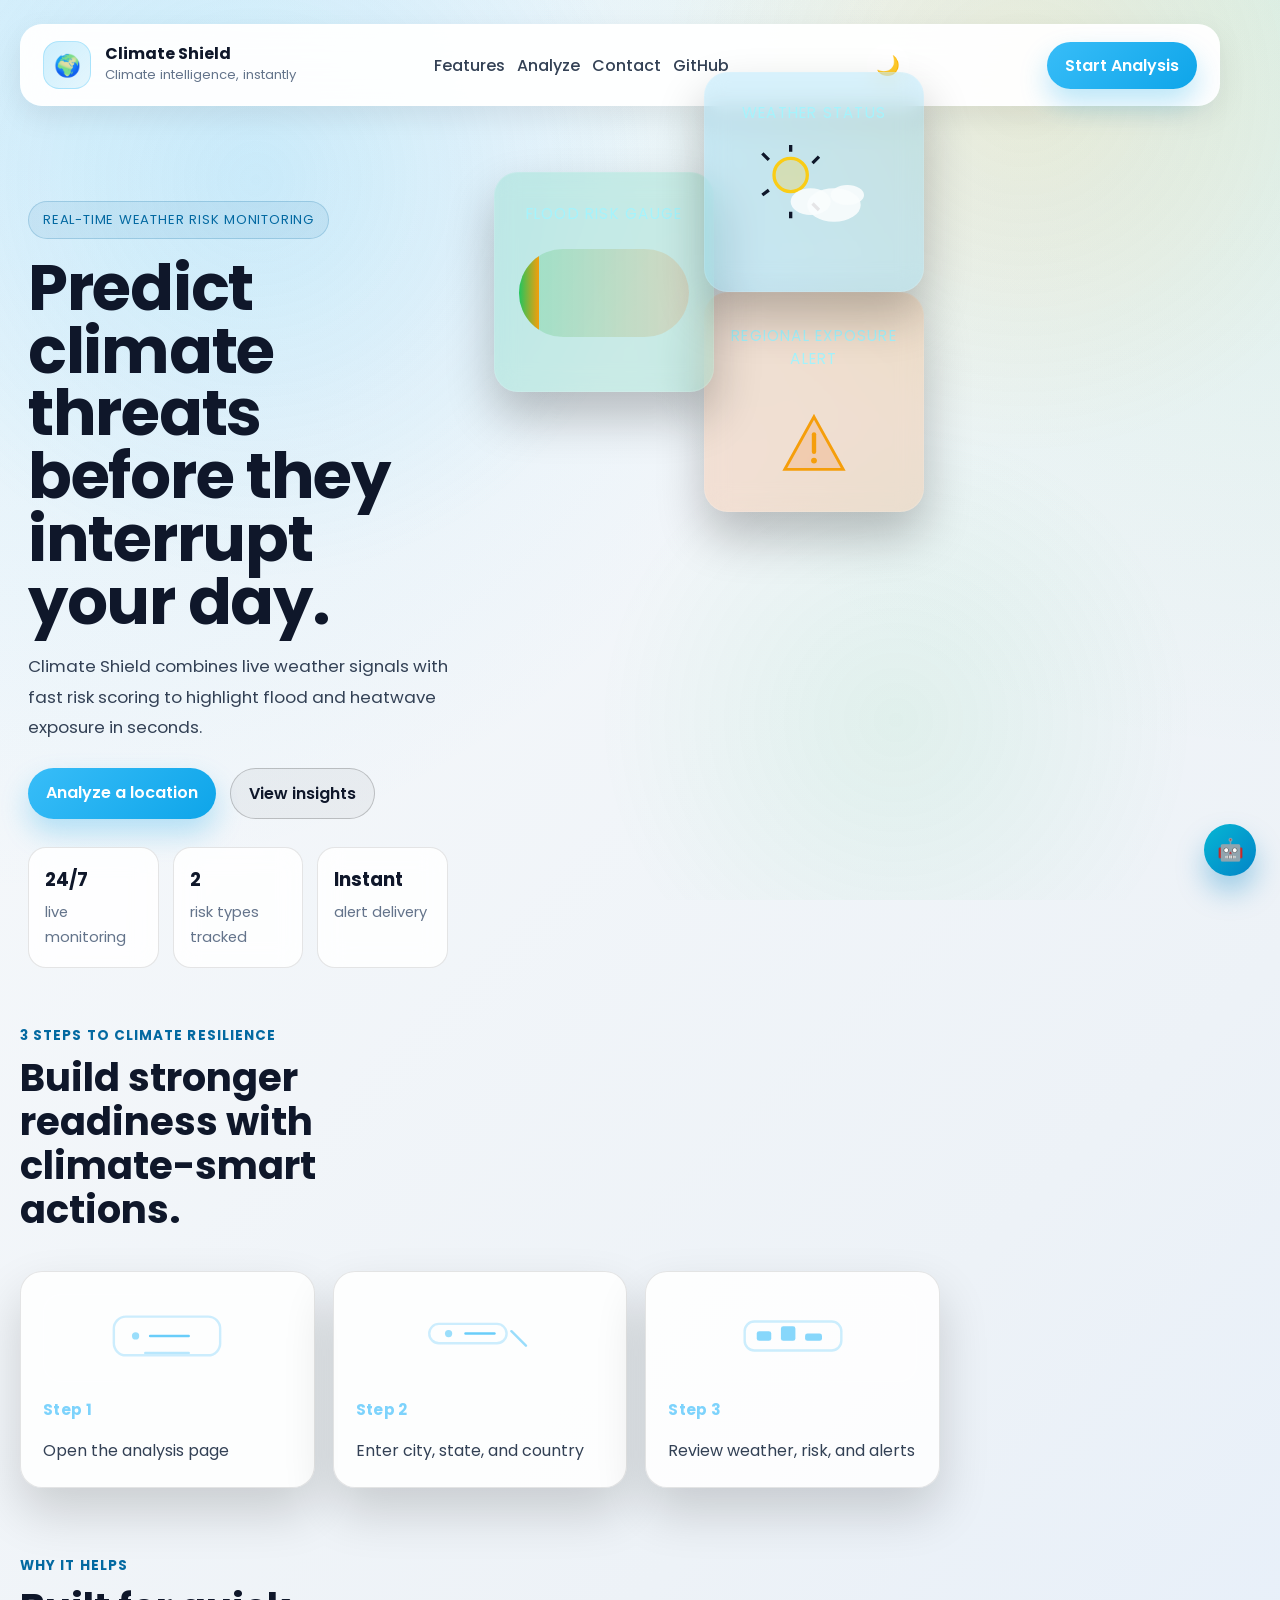
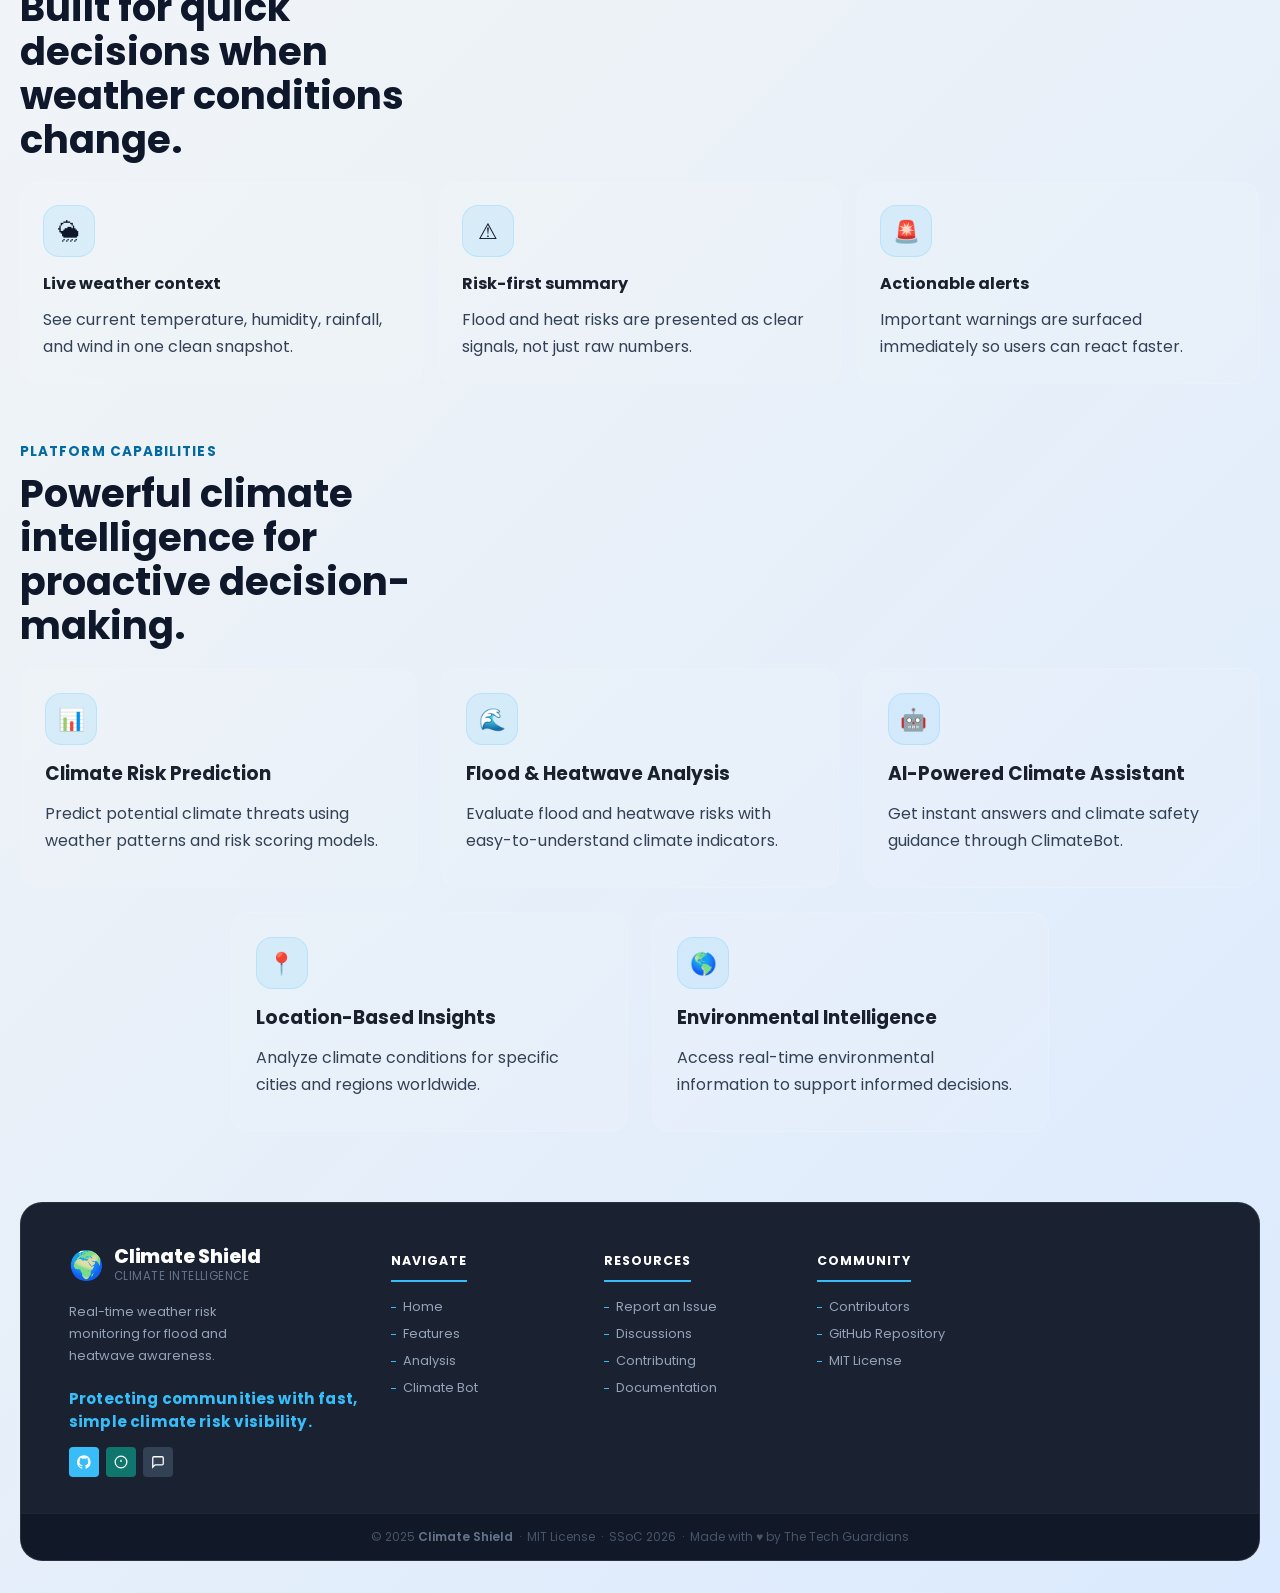
<file: Frontend/index.html>
<!doctype html>
<html lang="en">
  <head>
    <meta charset="UTF-8" />

    <meta name="viewport" content="width=device-width, initial-scale=1.0" />

    <title>Climate Shield | Home</title>

    <link rel="stylesheet" href="style.css" />

    <link rel="preconnect" href="https://fonts.googleapis.com" />

    <link rel="preconnect" href="https://fonts.gstatic.com" crossorigin />

    <link rel="icon" type="image/png" href="favicon.png" />

    <link
      href="https://fonts.googleapis.com/css2?family=Poppins:wght@300;400;500;600;700&display=swap"
      rel="stylesheet"
    />

    <script src="theme.js"></script>
  </head>

  <body>
    <div class="background-overlay"></div>

    <div class="page-shell">
      <nav class="navbar">
        <div class="brand-marks">
        <a class="brand" href="#home">
          <span class="brand-mark">🌍</span>
          <span>
            <strong>Climate Shield</strong>
            <small>Climate intelligence, instantly</small>
          </span>
        </a>
        </div>
        <div class="nav-links">
          <a href="#features">Features</a>
          <a href="Analysis/analysis.html">Analyze</a>
          <a href="#contact">Contact</a>
          <a
            href="https://github.com/thetechguardians/Climate-Shield"
            target="_blank"
            >GitHub</a
          >
        </div>
          <div id="theme-button">
        <button id="theme-toggle" class="theme-toggle" aria-label="Toggle light/dark mode"><span id="theme-icon">☀️</span></button> </div>
        <div id="analysis-button">
        <a class="nav-cta" href="Analysis/analysis.html">Start Analysis</a> </div>
      </nav>
        
      <main id="home" class="container">
        <section class="hero">
          <div class="hero-copy">
            <span class="eyebrow">Real-time weather risk monitoring</span>

            <h1>Predict climate threats before they interrupt your day.</h1>

            <p>
              Climate Shield combines live weather signals with fast risk
              scoring to highlight flood and heatwave exposure in seconds.
            </p>

            <div class="hero-actions">
              <a class="primary-action" href="Analysis/analysis.html"
                >Analyze a location</a
              >
              <a class="secondary-action" href="#features">View insights</a>
            </div>

            <div class="hero-stats">
              <div>
                <strong>24/7</strong>
                <span>live monitoring</span>
              </div>
              <div>
                <strong>2</strong>
                <span>risk types tracked</span>
              </div>
              <div>
                <strong>Instant</strong>
                <span>alert delivery</span>
              </div>
            </div>
          </div>

          <aside class="cs-hero-widget" aria-label="Live status">
            <div class="cs-hero-widget-shell">
              <div class="cs-hero-widget-card cs-hero-widget-card--top">
                <div class="cs-hero-widget-heading">Weather Status</div>
                <div class="cs-hero-widget-weather-icon" aria-hidden="true">
                  <svg viewBox="0 0 72 60" xmlns="http://www.w3.org/2000/svg">
                    <g class="cs-hero-widget-sun" fill="none" stroke="currentColor" stroke-width="2">
                      <circle cx="22" cy="18" r="10" fill="rgba(250, 204, 21, 0.25)" stroke="#facc15" />
                      <path d="M22 4v-4M22 40v4M8.9 8.9L5 5M39 39l-3.9-3.9M8.9 27.1L5 30M39 7l-3.9 3.9" />
                    </g>
                    <g class="cs-hero-widget-cloud" fill="currentColor" opacity="0.9">
                      <ellipse cx="48" cy="36" rx="16" ry="10" fill="rgba(255,255,255,0.9)" />
                      <ellipse cx="34" cy="34" rx="12" ry="8" fill="rgba(255,255,255,0.9)" />
                      <ellipse cx="56" cy="30" rx="10" ry="6" fill="rgba(255,255,255,0.9)" />
                    </g>
                  </svg>
                </div>
                <div class="cs-hero-widget-temp">
                  
                  <div class="cs-hero-widget-temp-meta">
                    
                  </div>
                </div>
              </div>

              <div class="cs-hero-widget-card cs-hero-widget-card--mid">
                <div class="cs-hero-widget-widget-title">Flood Risk Gauge</div>
                <div class="cs-hero-widget-gauge" aria-hidden="true">
                  <div class="cs-hero-widget-gauge-track"></div>
                  <div class="cs-hero-widget-gauge-fill" style="--fill:12%"></div>
                </div>
                <div class="cs-hero-widget-gauge-copy">
                  
                </div>
              </div>

              <div class="cs-hero-widget-card cs-hero-widget-card--bottom">
                <div class="cs-hero-widget-widget-title">REGIONAL EXPOSURE ALERT</div>
                
                <div class="cs-hero-widget-alert-icon" aria-hidden="true">
                  <svg viewBox="0 0 48 48" xmlns="http://www.w3.org/2000/svg">
                    <polygon points="24 4 44 40 4 40" fill="rgba(249, 115, 22, 0.18)" stroke="#f59e0b" stroke-width="2" />
                    <path d="M24 16v12" stroke="#f59e0b" stroke-width="3" stroke-linecap="round" />
                    <circle cx="24" cy="34" r="2" fill="#f59e0b" />
                  </svg>
                </div>
              </div>
            </div>
          </aside>

          <div class="hero-strip">
            <div class="hero-strip-title section-heading">
              <span>3 steps to climate resilience</span>
              <h2>Build stronger readiness with climate-smart actions.</h2>
            </div>

            <article class="hero-step-card">
              <div class="hero-step-card-visual" aria-hidden="true">
                <svg viewBox="0 0 96 52" xmlns="http://www.w3.org/2000/svg">
                  <rect x="4" y="8" width="88" height="32" rx="10" fill="none" stroke="currentColor" stroke-width="2" opacity="0.25" />
                  <circle cx="22" cy="24" r="3" fill="currentColor" opacity="0.5" />
                  <path d="M34 24h32" stroke="currentColor" stroke-width="2" stroke-linecap="round" opacity="0.75" />
                  <path d="M30 38h36" stroke="currentColor" stroke-width="2" stroke-linecap="round" opacity="0.35" />
                </svg>
              </div>
              <strong>Step 1</strong>
              <span>Open the analysis page</span>
            </article>

            <article class="hero-step-card">
              <div class="hero-step-card-visual" aria-hidden="true">
                <svg viewBox="0 0 96 52" xmlns="http://www.w3.org/2000/svg">
                  <rect x="6" y="14" width="64" height="16" rx="8" fill="none" stroke="currentColor" stroke-width="2" opacity="0.25" />
                  <circle cx="22" cy="22" r="3" fill="currentColor" opacity="0.5" />
                  <path d="M36 22h24" stroke="currentColor" stroke-width="2" stroke-linecap="round" opacity="0.75" />
                  <path d="M74 20l12 12" stroke="currentColor" stroke-width="2" stroke-linecap="round" opacity="0.5" />
                </svg>
              </div>
              <strong>Step 2</strong>
              <span>Enter city, state, and country</span>
            </article>

            <article class="hero-step-card">
              <div class="hero-step-card-visual" aria-hidden="true">
                <svg viewBox="0 0 96 52" xmlns="http://www.w3.org/2000/svg">
                  <rect x="8" y="12" width="80" height="24" rx="8" fill="none" stroke="currentColor" stroke-width="2" opacity="0.25" />
                  <rect x="18" y="20" width="12" height="8" rx="2" fill="currentColor" opacity="0.6" />
                  <rect x="38" y="16" width="12" height="12" rx="2" fill="currentColor" opacity="0.6" />
                  <rect x="58" y="22" width="14" height="6" rx="2" fill="currentColor" opacity="0.6" />
                </svg>
              </div>
              <strong>Step 3</strong>
              <span>Review weather, risk, and alerts</span>
            </article>
          </div>
        </section>

        <section id="features" class="feature-section">
          <div class="section-heading">
            <span>Why it helps</span>
            <h2>Built for quick decisions when weather conditions change.</h2>
          </div>

          <div class="feature-grid">
            <article class="feature-card">
              <div class="feature-icon">🌦</div>
              <h3>Live weather context</h3>
              <p>
                See current temperature, humidity, rainfall, and wind in one
                clean snapshot.
              </p>
            </article>

            <article class="feature-card">
              <div class="feature-icon">⚠</div>
              <h3>Risk-first summary</h3>
              <p>
                Flood and heat risks are presented as clear signals, not just
                raw numbers.
              </p>
            </article>

            <article class="feature-card">
              <div class="feature-icon">🚨</div>
              <h3>Actionable alerts</h3>
              <p>
                Important warnings are surfaced immediately so users can react
                faster.
              </p>
            </article>
          </div>
        </section>
        <section class="capabilities-section">
          <div class="section-heading">
            <span>Platform Capabilities</span>
            <h2>
              Powerful climate intelligence for proactive decision-making.
            </h2>
          </div>

          <div class="capability-grid">
            <article class="capability-card">
              <div class="feature-icon">📊</div>
              <h3>Climate Risk Prediction</h3>
              <p>
                Predict potential climate threats using weather patterns and
                risk scoring models.
              </p>
            </article>

            <article class="capability-card">
              <div class="feature-icon">🌊</div>
              <h3>Flood & Heatwave Analysis</h3>
              <p>
                Evaluate flood and heatwave risks with easy-to-understand
                climate indicators.
              </p>
            </article>

            <article class="capability-card">
              <div class="feature-icon">🤖</div>
              <h3>AI-Powered Climate Assistant</h3>
              <p>
                Get instant answers and climate safety guidance through
                ClimateBot.
              </p>
            </article>

            <article class="capability-card">
              <div class="feature-icon">📍</div>
              <h3>Location-Based Insights</h3>
              <p>
                Analyze climate conditions for specific cities and regions
                worldwide.
              </p>
            </article>

            <article class="capability-card">
              <div class="feature-icon">🌎</div>
              <h3>Environmental Intelligence</h3>
              <p>
                Access real-time environmental information to support informed
                decisions.
              </p>
            </article>
          </div>
        </section>
      </main>

      <footer id="contact" style="
        display: block !important;
        background: #1a2232 !important;
        padding: 0 !important;
        margin-top: 30px;
        border-radius: 22px;
        border: 1px solid rgba(255,255,255,0.07);
      ">

        <!-- main footer content -->
        <div style="padding: 44px 48px 36px; display: grid; grid-template-columns: 1.6fr 1fr 1fr 1fr 1fr; gap: 32px; align-items: start;">

          <!-- col 1: brand -->
          <div>
            <div style="display:flex; align-items:center; gap:10px; margin-bottom:16px;">
              <span style="font-size:28px; line-height:1;">🌍</span>
              <div>
                <div style="font-size:1.2rem; font-weight:800; color:#ffffff; letter-spacing:-0.01em; line-height:1;">Climate Shield</div>
                <div style="font-size:0.72rem; color:#64748b; letter-spacing:0.04em; margin-top:2px; text-transform:uppercase;">Climate Intelligence</div>
              </div>
            </div>
            <p style="font-size:0.8rem; color:#94a3b8; line-height:1.7; margin-bottom:20px; max-width:200px;">
              Real-time weather risk monitoring for flood and heatwave awareness.
            </p>
            <!-- phone-style contact -->
            <div style="font-size:0.95rem; font-weight:700; color:#38bdf8; margin-bottom:14px; letter-spacing:0.01em;">
              Protecting communities with fast, simple climate risk visibility.
            </div>
            <!-- social icons row -->
            <div style="display:flex; gap:7px;">
              <a href="https://github.com/thetechguardians/Climate-Shield" target="_blank" rel="noopener"
                 style="width:30px;height:30px;border-radius:4px;background:#38bdf8;display:flex;align-items:center;justify-content:center;text-decoration:none;"
                 onmouseover="this.style.background='#0ea5e9'" onmouseout="this.style.background='#38bdf8'">
                <svg width="14" height="14" fill="white" viewBox="0 0 24 24"><path d="M12 .3a12 12 0 0 0-3.8 23.4c.6.1.8-.3.8-.6v-2c-3.3.7-4-1.6-4-1.6-.6-1.4-1.4-1.8-1.4-1.8-1-.7.1-.7.1-.7 1.2.1 1.8 1.2 1.8 1.2 1 1.8 2.8 1.3 3.5 1 .1-.8.4-1.3.7-1.6-2.7-.3-5.5-1.3-5.5-5.9 0-1.3.5-2.4 1.2-3.2 0-.4-.5-1.6.2-3.2 0 0 1-.3 3.3 1.2a11.5 11.5 0 0 1 6 0C17 4.7 18 5 18 5c.7 1.6.2 2.8.1 3.2.8.8 1.2 1.9 1.2 3.2 0 4.6-2.8 5.6-5.5 5.9.5.4.9 1.2.9 2.3v3.3c0 .3.2.7.8.6A12 12 0 0 0 12 .3"/></svg>
              </a>
              <a href="https://github.com/thetechguardians/Climate-Shield/issues" target="_blank" rel="noopener"
                 style="width:30px;height:30px;border-radius:4px;background:#0f766e;display:flex;align-items:center;justify-content:center;text-decoration:none;"
                 onmouseover="this.style.background='#0d9488'" onmouseout="this.style.background='#0f766e'">
                <svg width="14" height="14" fill="none" stroke="white" stroke-width="2.2" viewBox="0 0 24 24"><circle cx="12" cy="12" r="10"/><line x1="12" y1="8" x2="12" y2="12"/><line x1="12" y1="16" x2="12.01" y2="16"/></svg>
              </a>
              <a href="https://github.com/thetechguardians/Climate-Shield/discussions" target="_blank" rel="noopener"
                 style="width:30px;height:30px;border-radius:4px;background:#334155;display:flex;align-items:center;justify-content:center;text-decoration:none;"
                 onmouseover="this.style.background='#475569'" onmouseout="this.style.background='#334155'">
                <svg width="14" height="14" fill="none" stroke="white" stroke-width="2.2" viewBox="0 0 24 24"><path d="M21 15a2 2 0 0 1-2 2H7l-4 4V5a2 2 0 0 1 2-2h14a2 2 0 0 1 2 2z"/></svg>
              </a>
            </div>
          </div>

          <!-- col 2: navigate -->
          <div>
            <p style="font-size:0.78rem;font-weight:700;color:#ffffff;text-transform:uppercase;letter-spacing:0.08em;margin-bottom:16px;padding-bottom:10px;border-bottom:2px solid #38bdf8;display:inline-block;">Navigate</p>
            <div style="display:flex;flex-direction:column;gap:9px;">
              <a href="#home"                  style="font-size:0.8rem;color:#94a3b8;text-decoration:none;display:flex;align-items:center;gap:7px;transition:color 0.2s;" onmouseover="this.style.color='#38bdf8'" onmouseout="this.style.color='#94a3b8'"><span style="width:5px;height:1.5px;background:#38bdf8;display:inline-block;flex-shrink:0;"></span>Home</a>
              <a href="#features"              style="font-size:0.8rem;color:#94a3b8;text-decoration:none;display:flex;align-items:center;gap:7px;" onmouseover="this.style.color='#38bdf8'" onmouseout="this.style.color='#94a3b8'"><span style="width:5px;height:1.5px;background:#38bdf8;display:inline-block;flex-shrink:0;"></span>Features</a>
              <a href="Analysis/analysis.html" style="font-size:0.8rem;color:#94a3b8;text-decoration:none;display:flex;align-items:center;gap:7px;" onmouseover="this.style.color='#38bdf8'" onmouseout="this.style.color='#94a3b8'"><span style="width:5px;height:1.5px;background:#38bdf8;display:inline-block;flex-shrink:0;"></span>Analysis</a>
              <a href="#chatbot-panel"         style="font-size:0.8rem;color:#94a3b8;text-decoration:none;display:flex;align-items:center;gap:7px;" onmouseover="this.style.color='#38bdf8'" onmouseout="this.style.color='#94a3b8'"><span style="width:5px;height:1.5px;background:#38bdf8;display:inline-block;flex-shrink:0;"></span>Climate Bot</a>
            </div>
          </div>

          <!-- col 3: resources -->
          <div>
            <p style="font-size:0.78rem;font-weight:700;color:#ffffff;text-transform:uppercase;letter-spacing:0.08em;margin-bottom:16px;padding-bottom:10px;border-bottom:2px solid #38bdf8;display:inline-block;">Resources</p>
            <div style="display:flex;flex-direction:column;gap:9px;">

              <a href="https://github.com/thetechguardians/Climate-Shield/issues" target="_blank" rel="noopener"
                 style="font-size:0.8rem;color:#94a3b8;text-decoration:none;display:flex;align-items:center;gap:7px;" onmouseover="this.style.color='#38bdf8'" onmouseout="this.style.color='#94a3b8'"><span style="width:5px;height:1.5px;background:#38bdf8;display:inline-block;flex-shrink:0;"></span>Report an Issue</a>
              <a href="https://github.com/thetechguardians/Climate-Shield/discussions" target="_blank" rel="noopener"
                 style="font-size:0.8rem;color:#94a3b8;text-decoration:none;display:flex;align-items:center;gap:7px;" onmouseover="this.style.color='#38bdf8'" onmouseout="this.style.color='#94a3b8'"><span style="width:5px;height:1.5px;background:#38bdf8;display:inline-block;flex-shrink:0;"></span>Discussions</a>
              <a href="https://github.com/thetechguardians/Climate-Shield/blob/main/CONTRIBUTING.md" target="_blank" rel="noopener"
                 style="font-size:0.8rem;color:#94a3b8;text-decoration:none;display:flex;align-items:center;gap:7px;" onmouseover="this.style.color='#38bdf8'" onmouseout="this.style.color='#94a3b8'"><span style="width:5px;height:1.5px;background:#38bdf8;display:inline-block;flex-shrink:0;"></span>Contributing</a>
              <a href="https://github.com/thetechguardians/Climate-Shield/blob/main/README.md" target="_blank" rel="noopener"
                 style="font-size:0.8rem;color:#94a3b8;text-decoration:none;display:flex;align-items:center;gap:7px;" onmouseover="this.style.color='#38bdf8'" onmouseout="this.style.color='#94a3b8'"><span style="width:5px;height:1.5px;background:#38bdf8;display:inline-block;flex-shrink:0;"></span>Documentation</a>
            </div>
          </div>

          

          <!-- col 4: Community -->
          <div>
            <p style="font-size:0.78rem;font-weight:700;color:#ffffff;text-transform:uppercase;letter-spacing:0.08em;margin-bottom:16px;padding-bottom:10px;border-bottom:2px solid #38bdf8;display:inline-block;">Community</p>
            <div style="display:flex;flex-direction:column;gap:9px;">
             
              <a href="https://github.com/thetechguardians/Climate-Shield/graphs/contributors" style="font-size:0.8rem;color:#94a3b8;text-decoration:none;display:flex;align-items:center;gap:7px;" onmouseover="this.style.color='#38bdf8'" onmouseout="this.style.color='#94a3b8'"><span style="width:5px;height:1.5px;background:#38bdf8;display:inline-block;flex-shrink:0;"></span>Contributors</a>
                            <a href="https://github.com/thetechguardians/Climate-Shield" target="_blank" rel="noopener"
                 style="font-size:0.8rem;color:#94a3b8;text-decoration:none;display:flex;align-items:center;gap:7px;" onmouseover="this.style.color='#38bdf8'" onmouseout="this.style.color='#94a3b8'"><span style="width:5px;height:1.5px;background:#38bdf8;display:inline-block;flex-shrink:0;"></span>GitHub Repository</a>
              <a href="https://github.com/thetechguardians/Climate-Shield/blob/main/LICENSE" target="_blank" rel="noopener"
                 style="font-size:0.8rem;color:#94a3b8;text-decoration:none;display:flex;align-items:center;gap:7px;" onmouseover="this.style.color='#38bdf8'" onmouseout="this.style.color='#94a3b8'"><span style="width:5px;height:1.5px;background:#38bdf8;display:inline-block;flex-shrink:0;"></span>MIT License</a>
            </div>
          </div>

        </div><!-- /main grid -->

        <!-- copyright bar — darker strip like IQMS -->
        <div style="background:#111827; border-top:1px solid rgba(255,255,255,0.06); padding:14px 48px; display:flex; align-items:center; justify-content:center; border-radius:0 0 22px 22px;">
          <p style="font-size:0.75rem; color:#475569; margin:0; text-align:center;">
            &copy; 2025 <strong style="color:#64748b; font-weight:600;">Climate Shield</strong>
            &nbsp;&middot;&nbsp; MIT License
            &nbsp;&middot;&nbsp; SSoC 2026
            &nbsp;&middot;&nbsp; Made with &#9829; by The Tech Guardians
          </p>
        </div>

        <!-- responsive styles -->
        <style>
          @media (max-width: 1024px) {
            #contact > div:first-of-type {
              grid-template-columns: 1fr 1fr 1fr !important;
            }
          }
          @media (max-width: 700px) {
            #contact > div:first-of-type {
              grid-template-columns: 1fr 1fr !important;
              padding: 32px 24px 28px !important;
            }
            #contact > div:last-of-type {
              padding-left: 24px !important;
              padding-right: 24px !important;
            }
          }
          @media (max-width: 480px) {
            #contact > div:first-of-type {
              grid-template-columns: 1fr !important;
            }
          }
        </style>

      </footer>

      <button
        id="chatbot-toggle"
        class="chatbot-toggle"
        type="button"
        aria-controls="chatbot-panel"
        aria-expanded="false"
        aria-label="Open ClimateBot"
        title="Open ClimateBot"
      >
        🤖
      </button>

      <section
        id="chatbot-panel"
        class="chatbot-panel hidden"
        aria-label="ClimateBot chat panel"
      >
        <div class="chatbot-header">
          <div>
            <strong>ClimateBot Assistant</strong>
            <small
              >Ask about floods, heatwaves, cyclones, and climate change.</small
            >
          </div>
          <button
            id="chatbot-close"
            class="chatbot-close"
            type="button"
            aria-label="Close chatbot"
          >
            ✕
          </button>
        </div>

        <div id="chatbot-messages" class="chatbot-messages">
          <div class="chatbot-message bot-message">
            Hello, I am ClimateBot. Ask me any climate safety question.
          </div>
        </div>

        <form id="chatbot-form" class="chatbot-form">
          <input
            id="chatbot-input"
            type="text"
            placeholder="Type your question..."
            autocomplete="off"
          />
          <button type="submit">Send</button>
        </form>

        <div id="chatbot-status" class="chatbot-status hidden"></div>
      </section>
    </div>
    <button id="scrollTopBtn" class="scroll-top-btn" title="Back to Top">↑</button>

    <script src="script.js"></script>
    <script src="chatbot.js"></script>
</body>
</html>
</file>
<file: Frontend/style.css>
* {
  margin: 0;
  padding: 0;
  box-sizing: border-box;
  font-family: "Poppins", sans-serif;
}

:root {
  --bg-primary:    #0f1117;
  --bg-secondary:  #161b27;
  --bg-card:       #1a1f2e;
  --text-primary:  #ffffff;
  --text-muted:    #8892a4;
  --text-heading:  #e2e8f0;
  --border-color:  rgba(255, 255, 255, 0.1);
  --border-strong: rgba(255, 255, 255, 0.2);
  --shadow-color:  rgba(0, 0, 0, 0.4);
  --input-bg:      #1a1f2e;
  --btn-bg:        rgba(255, 255, 255, 0.07);
  --btn-hover:     rgba(255, 255, 255, 0.12);
  --bg-0: #020617;
  --bg-1: #0f172a;
  --bg-2: #1e293b;
  --panel: rgba(255, 255, 255, 0.08);
  --panel-strong: rgba(255, 255, 255, 0.12);
  --text: #f8fafc;
  --muted: #cbd5e1;
  --muted-2: #94a3b8;
  --accent: #38bdf8;
  --accent-2: #0ea5e9;
  --success: #22c55e;
  --danger: #ef4444;
  --warning: #f59e0b;
  --shadow: 0 24px 60px rgba(0, 0, 0, 0.35);
}

[data-theme="light"] {
  --bg-primary:    #f4f6fa;
  --bg-secondary:  #eaecf2;
  --bg-card:       #ffffff;
  --text-primary:  #0f1117;
  --text-muted:    #5a6475;
  --text-heading:  #1a202c;
  --border-color:  rgba(0, 0, 0, 0.1);
  --border-strong: rgba(0, 0, 0, 0.2);
  --shadow-color:  rgba(0, 0, 0, 0.1);
  --input-bg:      #ffffff;
  --btn-bg:        rgba(0, 0, 0, 0.04);
  --btn-hover:     rgba(0, 0, 0, 0.08);
  --bg-0:          #f8fafc;
  --bg-1:          #edf2f7;
  --bg-2:          #dbeafe;
  --panel:         rgba(255, 255, 255, 0.85);
  --panel-strong:  rgba(255, 255, 255, 0.95);
  --text:          #0f172a;
  --muted:         #334155;
  --muted-2:       #64748b;
  --shadow:        0 10px 30px rgba(0, 0, 0, 0.08);
}

.theme-toggle {
  width: 42px;
  height: 42px;
  border-radius: 50%;
  border: none;
  cursor: pointer;
  font-size: 1.2rem;
  background: var(--panel);
  color: var(--text);
  display: flex;
  align-items: center;
  justify-content: center;
}

.theme-toggle:hover {
  transform: scale(1.05);
}

html {
  scroll-behavior: smooth;
}

body {
  min-height: 100vh;
  color: var(--text);
  background:
    radial-gradient(
      circle at top left,
      rgba(56, 189, 248, 0.16),
      transparent 26%
    ),
    radial-gradient(
      circle at top right,
      rgba(34, 197, 94, 0.1),
      transparent 22%
    ),
    linear-gradient(135deg, var(--bg-0), var(--bg-1), var(--bg-2));
  overflow-x: hidden;
}

body::before {
  content: "";
  position: fixed;
  inset: 0;
  background-image:
    linear-gradient(rgba(255, 255, 255, 0.025) 1px, transparent 1px),
    linear-gradient(90deg, rgba(255, 255, 255, 0.025) 1px, transparent 1px);
  background-size: 64px 64px;
  pointer-events: none;
  opacity: 0.4;
}

.background-overlay {
  position: fixed;
  inset: 0;
  background:
    radial-gradient(
      circle at 20% 20%,
      rgba(56, 189, 248, 0.14),
      transparent 32%
    ),
    radial-gradient(
      circle at 80% 10%,
      rgba(245, 158, 11, 0.1),
      transparent 28%
    ),
    radial-gradient(circle at 70% 80%, rgba(34, 197, 94, 0.08), transparent 26%);
  z-index: -1;
}

.page-shell {
  position: relative;
  z-index: 1;
  width: min(1240px, calc(100% - 32px));
  margin: 0 auto;
  padding: 24px 0 32px;
}

.navbar {
  display: flex;
  align-items: center;
  position:fixed;
  z-index: 2;
  justify-content: space-between;
  gap: 20px;
  padding: 16px 22px;
  flex-wrap: wrap;
  border: 1px solid rgba(255, 255, 255, 0.12);
  border-radius: 22px;
  background: var(--panel-strong);
  backdrop-filter: blur(18px);
  box-shadow: var(--shadow);
  margin-bottom: 28px;
   width: calc(100% - 32px);
  max-width: 1200px;         /* caps it on large screens */
  margin: 0 auto; 
}

body.light-mode .navbar {
  background: rgba(255, 255, 255, 0.35);
  backdrop-filter: blur(20px);
  border: 1px solid rgba(0, 0, 0, 0.08);
}

.brand {
  display: flex;
  align-items: center;
  gap: 14px;
  text-decoration: none;
  color: var(--text);
  min-width: 0;
}

.brand-mark {
  width: 48px;
  height: 48px;
  display: grid;
  place-items: center;
  border-radius: 16px;
  background: linear-gradient(
    135deg,
    rgba(56, 189, 248, 0.24),
    rgba(14, 165, 233, 0.1)
  );
  border: 1px solid rgba(56, 189, 248, 0.28);
  font-size: 1.35rem;
  flex: 0 0 auto;
}

.brand strong {
  display: block;
  font-size: 1rem;
  line-height: 1.1;
}

.brand small {
  display: block;
  color: var(--muted-2);
  font-size: 0.82rem;
  margin-top: 2px;
}

.nav-links {
  display: flex;
  align-items: center;
  justify-content: center;
  gap: 12px;
  flex-wrap: nowrap;
}

.nav-links a,
.footer-links a {
  color: var(--muted);
  text-decoration: none;
  font-weight: 500;
  transition:
    color 0.2s ease,
    transform 0.2s ease;
}

.nav-links a:hover,
.footer-links a:hover,
.contact-links a:hover {
  color: white;
  transform: translateY(-1px);
}

.nav-cta,
.primary-action,
.secondary-action {
  text-decoration: none;
  font-weight: 600;
  border-radius: 999px;
  padding: 12px 18px;
  transition:
    transform 0.2s ease,
    box-shadow 0.2s ease,
    background 0.2s ease;
  white-space: nowrap;
}

.nav-cta,
.primary-action {
  color: white;
  background: linear-gradient(135deg, var(--accent), var(--accent-2));
  box-shadow: 0 14px 28px rgba(14, 165, 233, 0.28);
}

.secondary-action {
  color: var(--text);
  background: var(--btn-bg);
  border: 1px solid var(--border-strong);
}

.nav-cta:hover,
.primary-action:hover,
.secondary-action:hover {
  transform: translateY(-2px);
}

.container {
  width: 100%;
}

.hero {
  display: grid;
  grid-template-columns: minmax(0, 1fr);
  gap: 24px;
  align-items: start;
  padding: 18px 0 34px;
  max-width: 920px;
}

.hero-copy {
  margin-top: 15vh;
  padding: 24px 8px;
}

.cs-hero-widget-shell {
  position: relative;
  min-height: 420px;
  width: 100%;
  max-width: 400px;
}

.cs-hero-widget-card {
  position: absolute;
  top: 0;
  right: 0;
  width: 260px;
  height: 260px;
  padding: 24px;
  border-radius: 24px;
  background: rgba(15, 23, 42, 0.72);
  border: 1px solid rgba(255, 255, 255, 0.1);
  box-shadow: 0 24px 48px rgba(0, 0, 0, 0.24);
  backdrop-filter: blur(12px);
  -webkit-backdrop-filter: blur(12px);
  color: var(--text);
  display: grid;
  align-items: center;
  justify-items: center;
  text-align: center;
}

.cs-hero-widget-card--top {
  top: 30px;
  right: 16px;
  z-index: 3;
  width: 220px;
  height: 220px;
  background: rgba(14, 165, 233, 0.16);
}

.cs-hero-widget-card--mid {
  top: 130px;
  left: 14px;
  right: auto;
  z-index: 2;
  width: 220px;
  height: 220px;
  background: rgba(16, 185, 129, 0.16);
}

.cs-hero-widget-card--bottom {
  top: 250px;
  right: 16px;
  left: auto;
  z-index: 1;
  width: 220px;
  height: 220px;
  background: rgba(249, 115, 22, 0.16);
}

.cs-hero-widget-heading,
.cs-hero-widget-widget-title {
  font-size: 0.95rem;
  letter-spacing: 0.08em;
  text-transform: uppercase;
  color: #a5f3fc;
  margin-bottom: 14px;
}

.cs-hero-widget-temp {
  display: grid;
  gap: 18px;
}

.cs-hero-widget-temp-value {
  font-size: clamp(2.6rem, 4vw, 3.8rem);
  font-weight: 700;
  line-height: 0.95;
}

.cs-hero-widget-temp-meta {
  display: inline-flex;
  align-items: center;
  gap: 10px;
  color: var(--muted);
  font-size: 0.96rem;
}

.cs-hero-widget-weather-icon {
  width: 100%;
  display: grid;
  place-items: center;
  margin-bottom: 12px;
}

.cs-hero-widget-weather-icon svg {
  width: 120px;
  height: auto;
}

.cs-hero-widget-sun {
  transform-origin: center;
  animation: cs-sun-glow 5s ease-in-out infinite;
}

.cs-hero-widget-cloud {
  transform-origin: center;
  animation: cs-cloud-float 6s ease-in-out infinite;
}

.cs-hero-widget-temp-meta svg {
  width: 24px;
  height: 24px;
  color: #facc15;
}

.cs-hero-widget-gauge {
  position: relative;
  width: 100%;
  height: 88px;
  border-radius: 999px;
  background: rgba(255, 255, 255, 0.05);
  overflow: hidden;
}

.cs-hero-widget-gauge-track {
  position: absolute;
  inset: 0;
  background: linear-gradient(90deg, rgba(34, 197, 94, 0.24), rgba(248, 113, 20, 0.16));
}

.cs-hero-widget-gauge-fill {
  position: absolute;
  inset: 0;
  width: var(--fill);
  background: linear-gradient(90deg, #22c55e, #f59e0b);
  clip-path: inset(0 0 0 0 round 999px);
  transition: width 0.4s ease;
  animation: cs-gauge-slide 12s ease-in-out infinite alternate;
}

.cs-hero-widget-gauge-copy {
  display: flex;
  justify-content: space-between;
  gap: 12px;
  margin-top: 14px;
  color: var(--muted);
  font-size: 0.95rem;
}

.cs-hero-widget-gauge-copy strong {
  font-size: 1.1rem;
  color: #ffffff;
}

.cs-hero-widget-alert-pill {
  display: inline-flex;
  align-items: center;
  justify-content: center;
  padding: 12px 14px;
  margin-bottom: 14px;
  border-radius: 999px;
  color: #f97316;
  background: rgba(249, 115, 22, 0.12);
  border: 1px solid rgba(249, 115, 22, 0.18);
  font-weight: 700;
  letter-spacing: 0.04em;
}

.cs-hero-widget-card--bottom p {
  margin: 0;
  color: var(--muted);
  line-height: 1.8;
  font-size: 0.96rem;
}

.cs-hero-widget-alert-icon {
  display: grid;
  place-items: center;
  margin-top: 14px;
  width: 70px;
  height: 70px;
  animation: cs-alert-pulse 1.8s ease-in-out infinite;
}

.cs-hero-widget-alert-icon svg {
  width: 100%;
  height: auto;
}

@keyframes cs-alert-pulse {
  0%, 100% { transform: scale(1); opacity: 0.92; }
  50% { transform: scale(1.08); opacity: 1; }
}

@keyframes cs-wave {
  0%, 100% { opacity: 0.45; transform: scaleY(1); }
  50% { opacity: 1; transform: scaleY(1.4); }
}

@keyframes cs-sun-glow {
  0%, 100% { transform: scale(1); opacity: 0.85; }
  50% { transform: scale(1.08); opacity: 1; }
}

@keyframes cs-cloud-float {
  0%, 100% { transform: translateX(0); }
  50% { transform: translateX(6px); }
}

@keyframes cs-gauge-slide {
  0% {
    width: var(--fill);
  }
  100% {
    width: 100%;
  }
}

.hero-strip {
  grid-column: 1 / -1;
  display: grid;
  grid-template-columns: repeat(3, minmax(0, 1fr));
  gap: 18px;
  padding: 10px 0 0;
  align-items: start;
  width: 100%;
}

.hero-step-card {
  display: grid;
  grid-template-rows: auto 1fr;
  gap: 16px;
  padding: 22px;
  border-radius: 22px;
  background: var(--panel);
  border: 1px solid var(--border-color);
  box-shadow: 0 24px 50px rgba(0, 0, 0, 0.16);
  min-height: 190px;
}

@media (min-width: 980px) {
  .hero {
    grid-template-columns: minmax(0, 1.35fr) minmax(360px, 460px);
  }

  .cs-hero-widget {
    padding: 0;
    justify-self: end;
    width: 100%;
  }

  .cs-hero-widget-shell {
    max-width: 460px;
  }
}

@media (max-width: 980px) {
  .cs-hero-widget-shell {
    min-height: auto;
  }

  .cs-hero-widget-card,
  .cs-hero-widget-card--top,
  .cs-hero-widget-card--mid,
  .cs-hero-widget-card--bottom {
    position: relative;
    left: auto;
    right: auto;
    top: auto;
    transform: none;
    width: 100%;
    max-width: 320px;
    height: auto;
    margin: 0 auto 18px;
    padding: 22px;
    border-radius: 28px;
  }

  .cs-hero-widget-card--mid,
  .cs-hero-widget-card--bottom {
    right: auto;
  }
}

.hero-copy h1 {
  font-size: clamp(2.6rem, 5vw, 5rem);
  line-height: 0.98;
  letter-spacing: -0.02em;
  max-width: 10.5ch;
}

.hero-copy p {
  margin-top: 18px;
  max-width: 58ch;
  font-size: 1.05rem;
  line-height: 1.8;
  color: var(--muted);
}

.hero-actions {
  display: flex;
  gap: 14px;
  flex-wrap: wrap;
  margin-top: 26px;
}

.hero-stats {
  display: grid;
  grid-template-columns: repeat(3, minmax(0, 1fr));
  gap: 14px;
  margin-top: 28px;
}

.hero-stats div {
  padding: 18px 16px;
  border-radius: 18px;
  background: var(--panel);
  border: 1px solid var(--border-color);
  backdrop-filter: blur(12px);
}

.hero-stats strong {
  display: block;
  font-size: 1.15rem;
  margin-bottom: 6px;
}

.hero-stats span {
  color: var(--muted-2);
  font-size: 0.92rem;
}

.hero-strip {
  display: grid;
  grid-template-columns: repeat(3, minmax(0, 1fr));
  gap: 18px;
  padding: 10px 0 0;
  align-items: start;
  width: 100%;
}

.hero-strip-title {
  grid-column: 1 / -1;
  padding: 0;
}

.hero-step-card {
  display: grid;
  grid-template-rows: auto 1fr;
  gap: 16px;
  padding: 22px;
  border-radius: 22px;
  background: var(--panel);
  border: 1px solid var(--border-color);
  box-shadow: 0 24px 50px rgba(0, 0, 0, 0.16);
  min-height: 190px;
}

.hero-step-card strong {
  display: block;
  color: #7dd3fc;
  font-size: 0.95rem;
  letter-spacing: 0.02em;
}

.hero-step-card span {
  color: var(--muted);
  line-height: 1.7;
}

.hero-step-card-visual {
  display: flex;
  align-items: center;
  justify-content: center;
  padding: 12px;
  border-radius: 18px;
  background: rgba(255, 255, 255, 0.06);
  border: 1px solid rgba(255, 255, 255, 0.1);
}

.hero-step-card-visual svg {
  width: 100%;
  max-width: 116px;
  height: auto;
  color: var(--accent);
}

.hero-step-card:last-child {
  align-self: start;
}

.full-width-action {
  justify-self: stretch;
  display: inline-flex;
  justify-content: center;
  align-items: center;
}

.feature-section {
  padding: 34px 0 18px;
}

.capabilities-section {
  padding: 40px 0;
}

.capability-grid {
  display: grid;
  grid-template-columns: repeat(6, 1fr);
  gap: 24px;
}

.capability-card:nth-child(1) {
  grid-column: 1 / 3;
}

.capability-card:nth-child(2) {
  grid-column: 3 / 5;
}

.capability-card:nth-child(3) {
  grid-column: 5 / 7;
}

.capability-card:nth-child(4) {
  grid-column: 2 / 4;
}

.capability-card:nth-child(5) {
  grid-column: 4 / 6;
}

.capability-card {
  min-height: 220px;
  padding: 24px;
  border-radius: 18px;
  background: rgba(255, 255, 255, 0.08);
  border: 1px solid rgba(255, 255, 255, 0.1);
  transition: all 0.3s ease;
}

.capability-card:hover {
  transform: translateY(-5px);
  background: var(--btn-hover);
}

.capability-card h3 {
  margin-bottom: 12px;
  color: var(--text-heading);
}

.capability-card p {
  color: var(--muted);
  line-height: 1.7;
}

.section-heading {
  display: flex;
  flex-direction: column;
  gap: 10px;
  margin-bottom: 20px;
}

.section-heading span {
  color: #7dd3fc;
  font-weight: 700;
  text-transform: uppercase;
  letter-spacing: 0.08em;
  font-size: 0.84rem;
}

.section-heading h2 {
  font-size: clamp(1.5rem, 3vw, 2.4rem);
  max-width: 18ch;
  line-height: 1.15;
}

.feature-grid {
  display: grid;
  grid-template-columns: repeat(auto-fit, minmax(220px, 1fr));
  gap: 16px;
}

.feature-card {
  min-height: 190px;
  background: rgba(255, 255, 255, 0.08);
  border: 1px solid rgba(255, 255, 255, 0.1);
  border-radius: 18px;
  padding: 22px;
  transition:
    transform 0.2s ease,
    background 0.2s ease,
    border-color 0.2s ease;
}

.feature-card:hover {
  transform: translateY(-3px);
  background: rgba(255, 255, 255, 0.12);
  border-color: rgba(255, 255, 255, 0.14);
}

.feature-icon {
  width: 52px;
  height: 52px;
  display: grid;
  place-items: center;
  border-radius: 16px;
  background: rgba(56, 189, 248, 0.12);
  border: 1px solid rgba(56, 189, 248, 0.18);
  font-size: 1.35rem;
  margin-bottom: 14px;
}

.feature-card h3 {
  margin-bottom: 10px;
  color: #e2e8f0;
  font-size: 1rem;
}

.feature-card p {
  color: var(--muted);
  line-height: 1.7;
}

.footer {
  margin-top: 30px;
  border-radius: 22px;
  border: 1px solid var(--border-color);
  background: var(--panel-strong);
  color: var(--text);
  backdrop-filter: blur(18px);
  display: grid;
  grid-template-columns: minmax(0, 1fr) auto;
  gap: 16px 24px;
  align-items: start;
  box-shadow: var(--shadow);
}

.footer strong {
  display: block;
  font-size: 1rem;
  margin-bottom: 6px;
}

.footer p,
.footer-note {
  color: var(--muted-2);
  line-height: 1.6;
}

.footer-links {
  display: flex;
  gap: 16px;
  flex-wrap: wrap;
  justify-content: flex-end;
  grid-column: 2;
  grid-row: 1;
}

.contact-section {
  display: flex;
  flex-direction: column;
  gap: 10px;
  grid-column: 1;
  grid-row: 2;
}

.contact-links {
  display: flex;
  flex-direction: column;
  gap: 8px;
}

.contact-links a {
  color: #dbeafe;
  text-decoration: none;
  transition:
    color 0.2s ease,
    transform 0.2s ease;
}

.footer-note {
  grid-column: 1 / -1;
  font-size: 0.92rem;
}

.chatbot-toggle {
  position: fixed;
  right: 24px;
  bottom: 24px;
  z-index: 40;
  border: none;
  width: 52px;
  height: 52px;
  border-radius: 50%;
  padding: 0;
  display: inline-flex;
  align-items: center;
  justify-content: center;
  color: white;
  font-weight: 700;
  font-size: 1.35rem;
  line-height: 1;
  background: linear-gradient(135deg, #06b6d4, #0284c7);
  box-shadow: 0 16px 28px rgba(2, 132, 199, 0.34);
  cursor: pointer;
  transition:
    transform 0.2s ease,
    box-shadow 0.2s ease;
}

.chatbot-toggle:hover {
  transform: translateY(-2px);
  box-shadow: 0 18px 32px rgba(2, 132, 199, 0.42);
}

.chatbot-panel {
  position: fixed;
  right: 24px;
  bottom: 84px;
  width: min(380px, calc(100vw - 24px));
  border-radius: 20px;
  border: 1px solid rgba(255, 255, 255, 0.14);
  background: rgba(2, 6, 23, 0.92);
  backdrop-filter: blur(16px);
  box-shadow: 0 24px 46px var(--shadow-color);
  z-index: 39;
  padding: 14px;
}

.chatbot-header {
  display: flex;
  justify-content: space-between;
  align-items: flex-start;
  gap: 10px;
  margin-bottom: 10px;
}

.chatbot-header small {
  display: block;
  color: var(--muted-2);
  margin-top: 4px;
  font-size: 0.8rem;
  line-height: 1.5;
}

.chatbot-close {
  width: auto;
  padding: 4px 10px;
  border-radius: 10px;
  border: 1px solid var(--border-strong);
  background: var(--btn-bg);
  color: var(--text-primary);
  font-size: 0.9rem;
  cursor: pointer;
}

.chatbot-messages {
  max-height: 280px;
  overflow-y: auto;
  display: grid;
  gap: 10px;
  padding: 8px 2px;
  margin-bottom: 10px;
}

.chatbot-message {
  border-radius: 14px;
  padding: 10px 12px;
  line-height: 1.55;
  font-size: 0.92rem;
  max-width: 88%;
}

.bot-message {
  background: rgba(56, 189, 248, 0.15);
  border: 1px solid rgba(56, 189, 248, 0.28);
  color: #dbeafe;
  justify-self: start;
}

.user-message {
  background: rgba(34, 197, 94, 0.14);
  border: 1px solid rgba(34, 197, 94, 0.3);
  color: #dcfce7;
  justify-self: end;
}

#chatbot-suggestions {
  display: flex;
  flex-wrap: wrap;
  gap: 6px;
  margin-bottom: 10px;
  padding: 4px 2px;
}

#chatbot-suggestions button {
  width: auto;
  border-radius: 999px;
  padding: 6px 10px;
  font-size: 0.74rem;
  font-weight: 600;
}

.chatbot-form {
  display: grid;
  grid-template-columns: 1fr auto;
  gap: 8px;
}

.chatbot-form input {
  width: 100%;
  padding: 10px 12px;
  border-radius: 12px;
  border: 1px solid var(--border-strong);
  background: var(--btn-bg);
  color: var(--text-primary);
  outline: none;
}

.chatbot-form button {
  width: auto;
  border-radius: 12px;
  padding: 10px 14px;
  font-size: 0.9rem;
}

.chatbot-status {
  margin-top: 8px;
  color: #fcd34d;
  font-size: 0.84rem;
}

.feature-box {
  margin: 20px;
  padding: 15px;
  border-radius: 12px;
  background: rgba(255, 255, 255, 0.08);
  color: white;
}

.hidden {
  display: none;
}

@keyframes fadeIn {
  from {
    opacity: 0;
    transform: translateY(10px);
  }

  to {
    opacity: 1;
    transform: translateY(0);
  }
}

@media (max-width: 980px) {
  .navbar,
  .footer {
    grid-template-columns: 1fr;
    justify-items: start;
  }
.navbar{
    display:flex;
    position:fixed;
    flex-direction: row;
    align-items: center;
    align-content: center;
    justify-content: center;
  }
  .hero-actions {
    display: flex;
    justify-content: space-around;
  }
  .nav-links,
  .footer-links {
    justify-content: flex-start;
  }

  .footer-links,
  .contact-section {
    grid-column: 1;
    grid-row: auto;
  }

  .hero {
    grid-template-columns: 1fr;
  }

  .hero-strip {
    grid-template-columns: 1fr;
  }

  .hero-copy h1 {
    max-width: 12ch;
    margin-top: 20vh;
  }
}

@media (max-width: 900px) {
  .capability-grid {
    grid-template-columns: repeat(2, 1fr);
  }

  .capability-grid .capability-card:nth-child(4),
  .capability-grid .capability-card:nth-child(5) {
    grid-column: auto;
    justify-self: stretch;
    max-width: none;
  }
}

@media (max-width: 768px) {
  .capability-grid {
    grid-template-columns: 1fr;
  }

  .capability-card:nth-child(1),
  .capability-card:nth-child(2),
  .capability-card:nth-child(3),
  .capability-card:nth-child(4),
  .capability-card:nth-child(5) {
    grid-column: auto;
  }
  .page-shell {
    width: min(100% - 20px, 1240px);
    padding-top: 14px;
  }

  .navbar,
  .footer {
    padding: 18px;
    border-radius: 20px;
  }
  .navbar{
    display:flex;
    position: fixed;
    flex-direction: row;
    align-items: center;
    align-content: center;
    justify-content: center;
  }
  .hero-actions {
    display: flex;
    justify-content: space-around;
  }
  .nav-links {
    gap: 12px;
  }

  .hero-copy {
    padding: 12px 0 0;
    margin-top: 20vh;
  }

  .hero-copy h1 {
    font-size: clamp(2.1rem, 10vw, 3rem);
  }

  .hero-stats {
    display: flex;
    flex-direction: row;
    width: 100%;
  }

  .hero-strip {
    padding: 14px;
  }

  .feature-grid {
    grid-template-columns: 1fr;
  }

  .footer-links {
    gap: 12px;
  }

  .chatbot-toggle {
    right: 12px;
    bottom: 12px;
    width: 46px;
    height: 46px;
    font-size: 1.2rem;
  }

  .chatbot-panel {
    right: 10px;
    bottom: 60px;
    width: calc(100vw - 20px);
  }

  .capability-grid {
    grid-template-columns: 1fr;
  }
}

/* Eyebrow badge */
.eyebrow {
  display: inline-flex;
  align-items: center;
  padding: 8px 14px;
  border-radius: 999px;
  background: rgba(56, 189, 248, 0.12);
  border: 1px solid rgba(56, 189, 248, 0.22);
  color: #a5f3fc;
  font-size: 0.82rem;
  letter-spacing: 0.06em;
  text-transform: uppercase;
  margin-bottom: 18px;
}

/* ================================================
   LIGHT THEME — fix all hardcoded dark-only colors
   ================================================ */

/* Eyebrow badge (pale cyan #a5f3fc → readable dark blue) */
[data-theme="light"] .eyebrow {
  color: #0369a1;
  background: rgba(3, 105, 161, 0.08);
  border-color: rgba(3, 105, 161, 0.2);
}

/* Step labels inside hero strip (pale blue #7dd3fc → dark blue) */
[data-theme="light"] .hero-strip-item strong {
  color: #0369a1;
}

/* Section eyebrow labels (pale blue #7dd3fc → dark blue) */
[data-theme="light"] .section-heading span {
  color: #0369a1;
}

/* Feature card headings (#e2e8f0 near-white → dark) */
[data-theme="light"] .feature-card h3 {
  color: #1a202c;
}

@media (max-width: 480px) {
  .button-group {
    flex-direction: column;
    width: 100%;
  }
.navbar{
    
  display:flex;
    position: fixed;
    align-items: center;
    align-content: center;
    justify-content: center;
  }
  .hero-copy{
    margin-top: 30vh;
  }
  .hero-actions
  {
    display: flex;
    justify-content:space-around;
  }
  .btn-primary,
  .btn-secondary {
    text-align: center;
    justify-content: center;
  }

/* Capability cards — same white-alpha issue */
[data-theme="light"] .capability-card {
  background: #ffffff;
  border-color: rgba(0, 0, 0, 0.09);
}
[data-theme="light"] .capability-card:hover {
  background: #f1f5f9;
}

/* Contact links (#dbeafe pale blue → readable dark blue) */
[data-theme="light"] .contact-links a {
  color: #0369a1;
}
[data-theme="light"] .contact-links a:hover {
  color: #075985;
}

/* Chatbot panel — dark glassy bg → white */
[data-theme="light"] .chatbot-panel {
  background: rgba(255, 255, 255, 0.97);
  border-color: rgba(0, 0, 0, 0.1);
}

/* Bot message bubble (#dbeafe pale blue → dark text) */
[data-theme="light"] .bot-message {
  background: rgba(56, 189, 248, 0.1);
  border-color: rgba(56, 189, 248, 0.25);
  color: #0c4a6e;
}

/* User message bubble (#dcfce7 pale green → dark text) */
[data-theme="light"] .user-message {
  background: rgba(34, 197, 94, 0.1);
  border-color: rgba(34, 197, 94, 0.25);
  color: #14532d;
}

/* Chatbot status text (#fcd34d yellow → dark amber) */
[data-theme="light"] .chatbot-status {
  color: #92400e;
}

/* Feature box */
[data-theme="light"] .feature-box {
  background: rgba(0, 0, 0, 0.04);
  color: var(--text);
}

/* Nav link hover — ensure white text doesn't appear on light bg */
[data-theme="light"] .nav-links a:hover,
[data-theme="light"] .footer-links a:hover {
  color: #0369a1;
}
}

/* Scroll to Top Button */
#scrollTopBtn,
.scroll-top-btn {
  position: fixed;
  right: 31px;
  bottom: 96px;
  width: 52px;
  height: 52px;
  border-radius: 50%;
  display: none;
  align-items: center;
  justify-content: center;
  font-size: 22px;
  z-index: 9999;
  background: linear-gradient(135deg, var(--accent), var(--accent-2));
  color: white;
  border: none;
  cursor: pointer;
  box-shadow: 0 4px 14px rgba(14, 165, 233, 0.35);
  transition: opacity 0.3s, transform 0.2s;
}

#scrollTopBtn.show,
.scroll-top-btn.show {
  display: flex;
}

#scrollTopBtn:hover,
.scroll-top-btn:hover {
  transform: translateY(-2px);
  box-shadow: 0 8px 20px rgba(14, 165, 233, 0.45);
}
</file>
